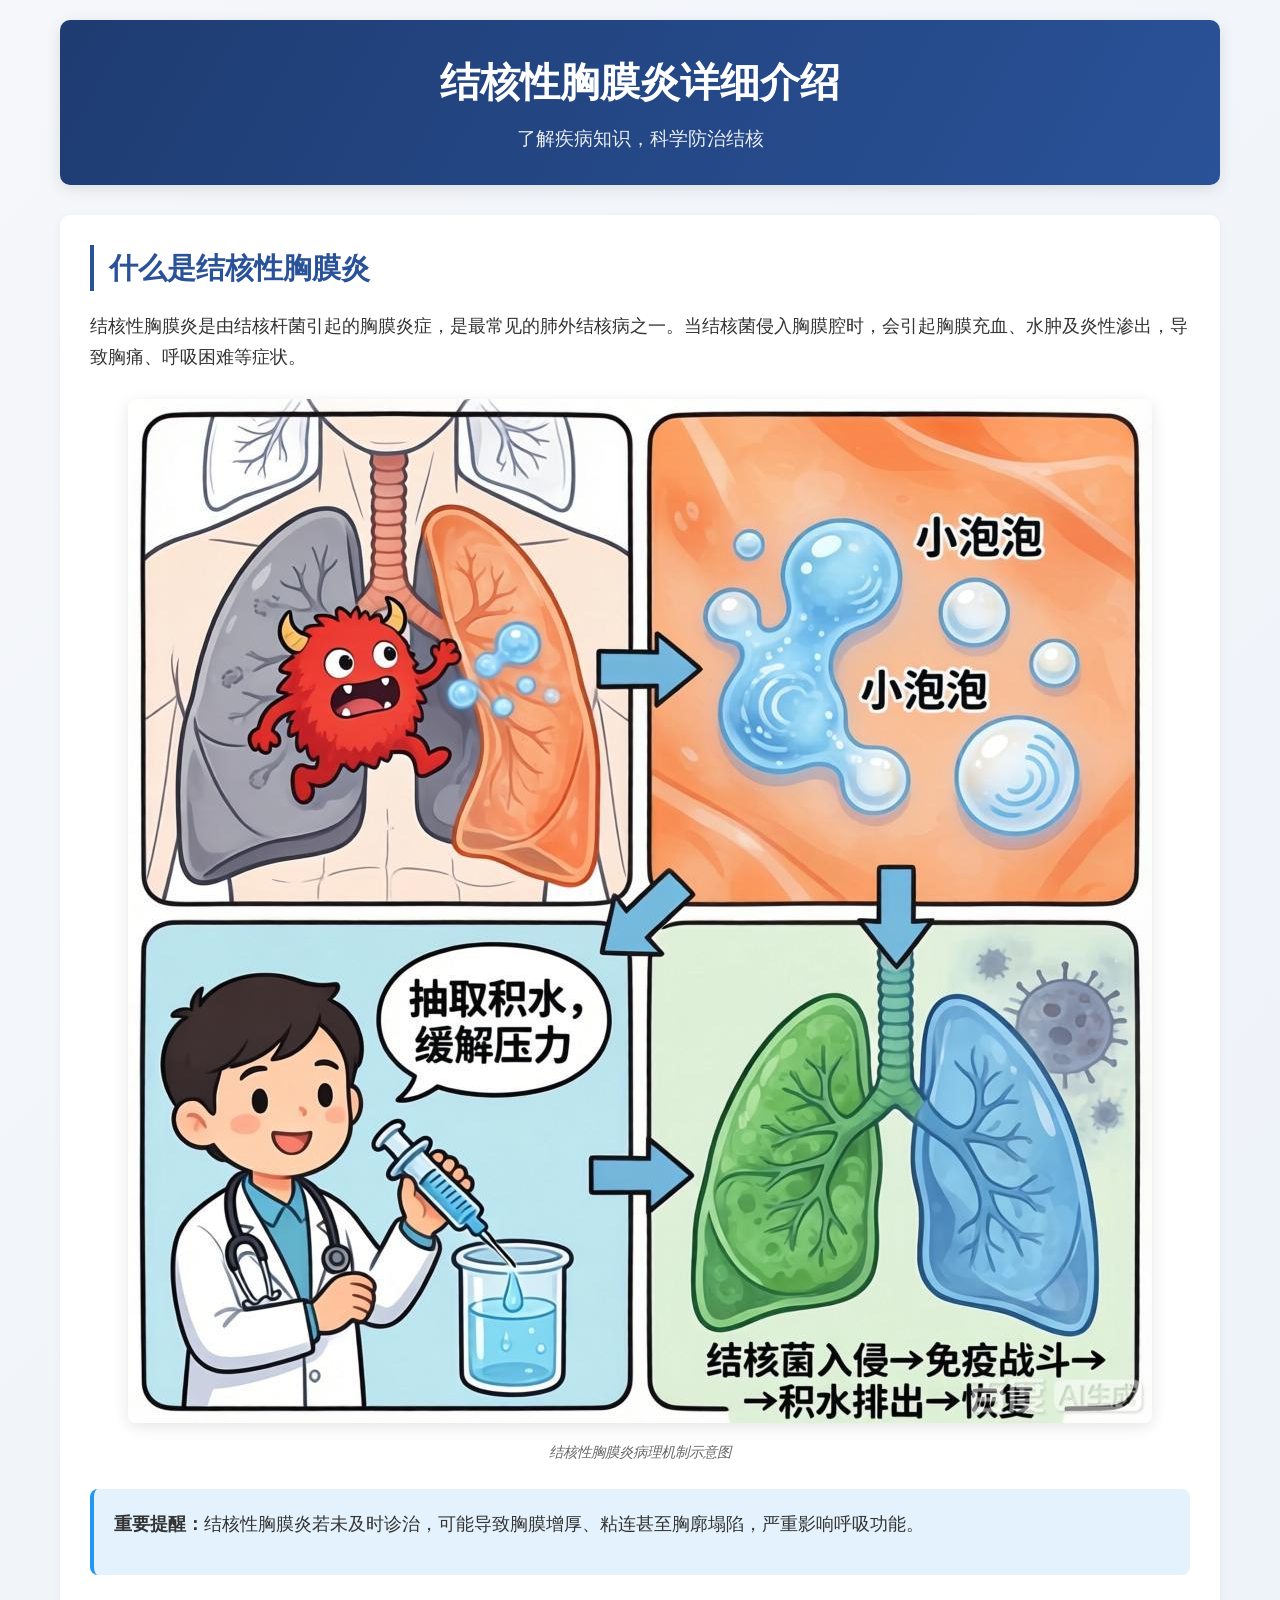
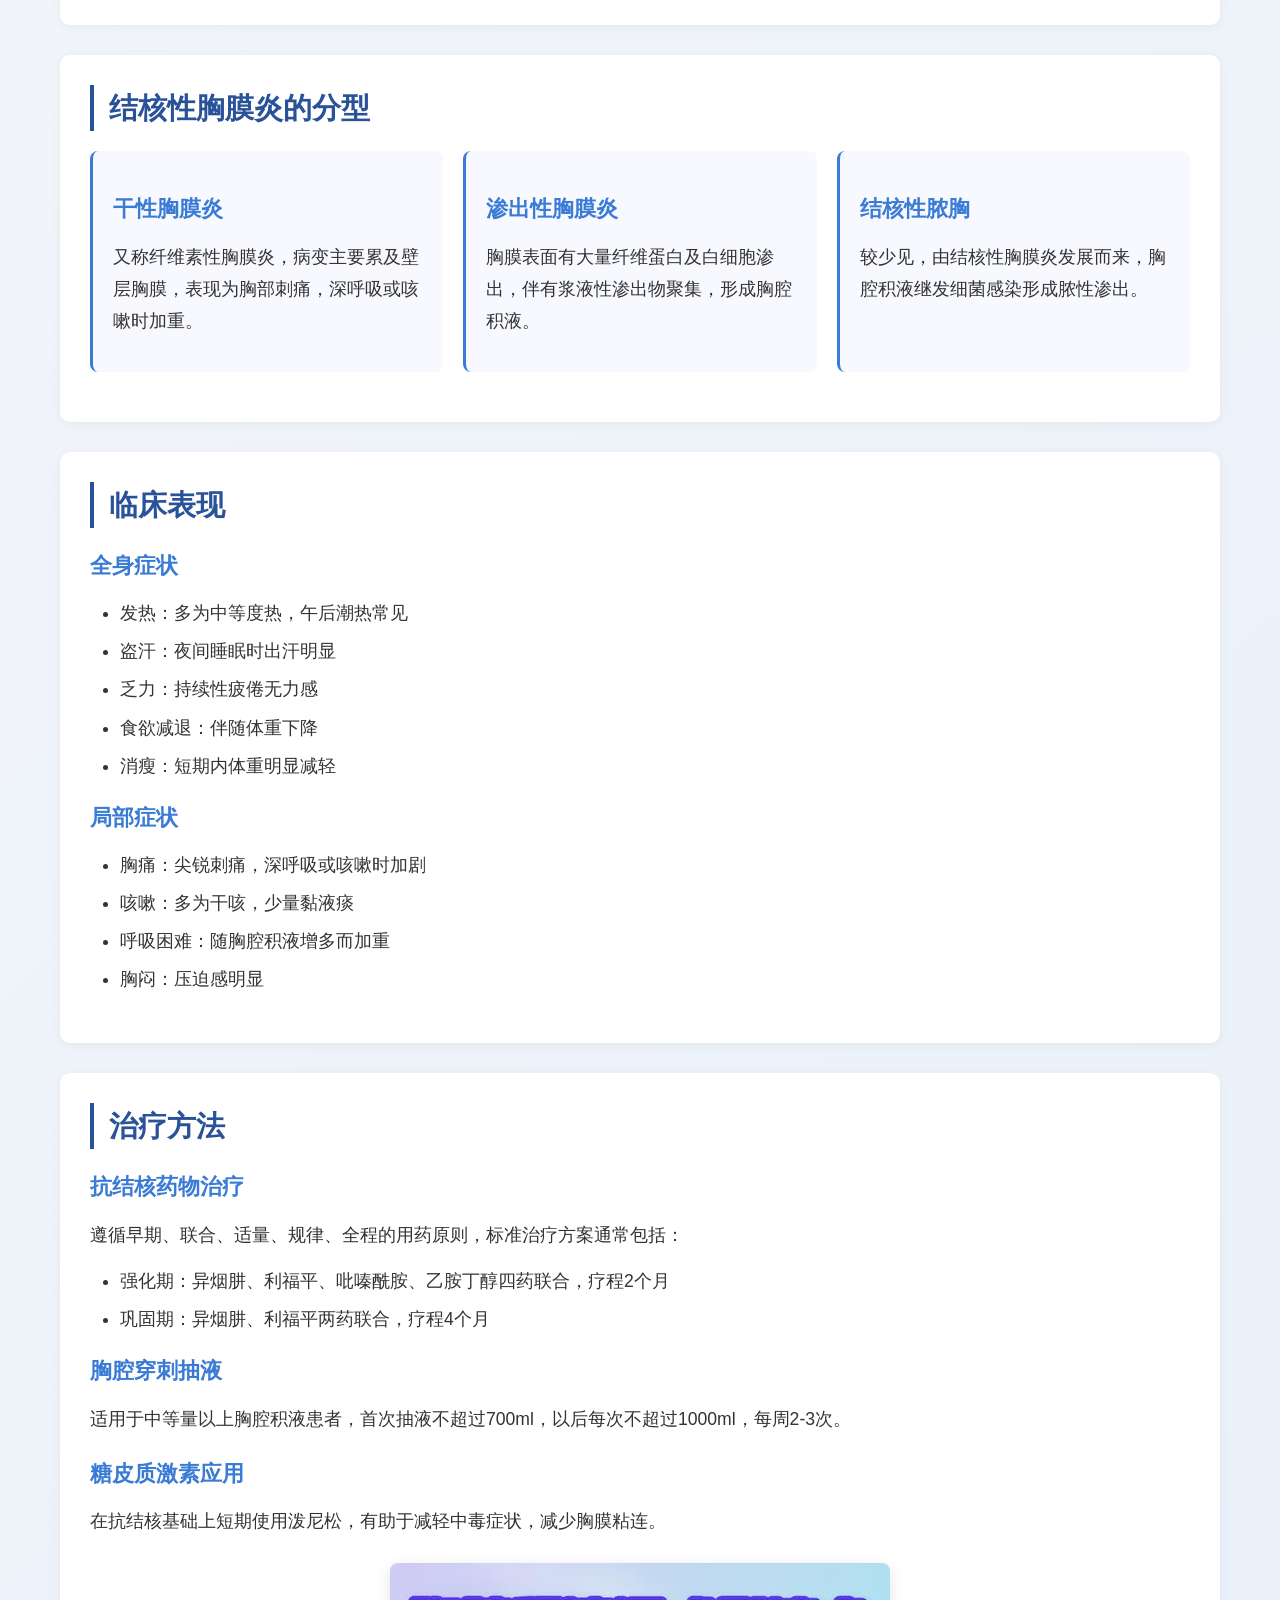
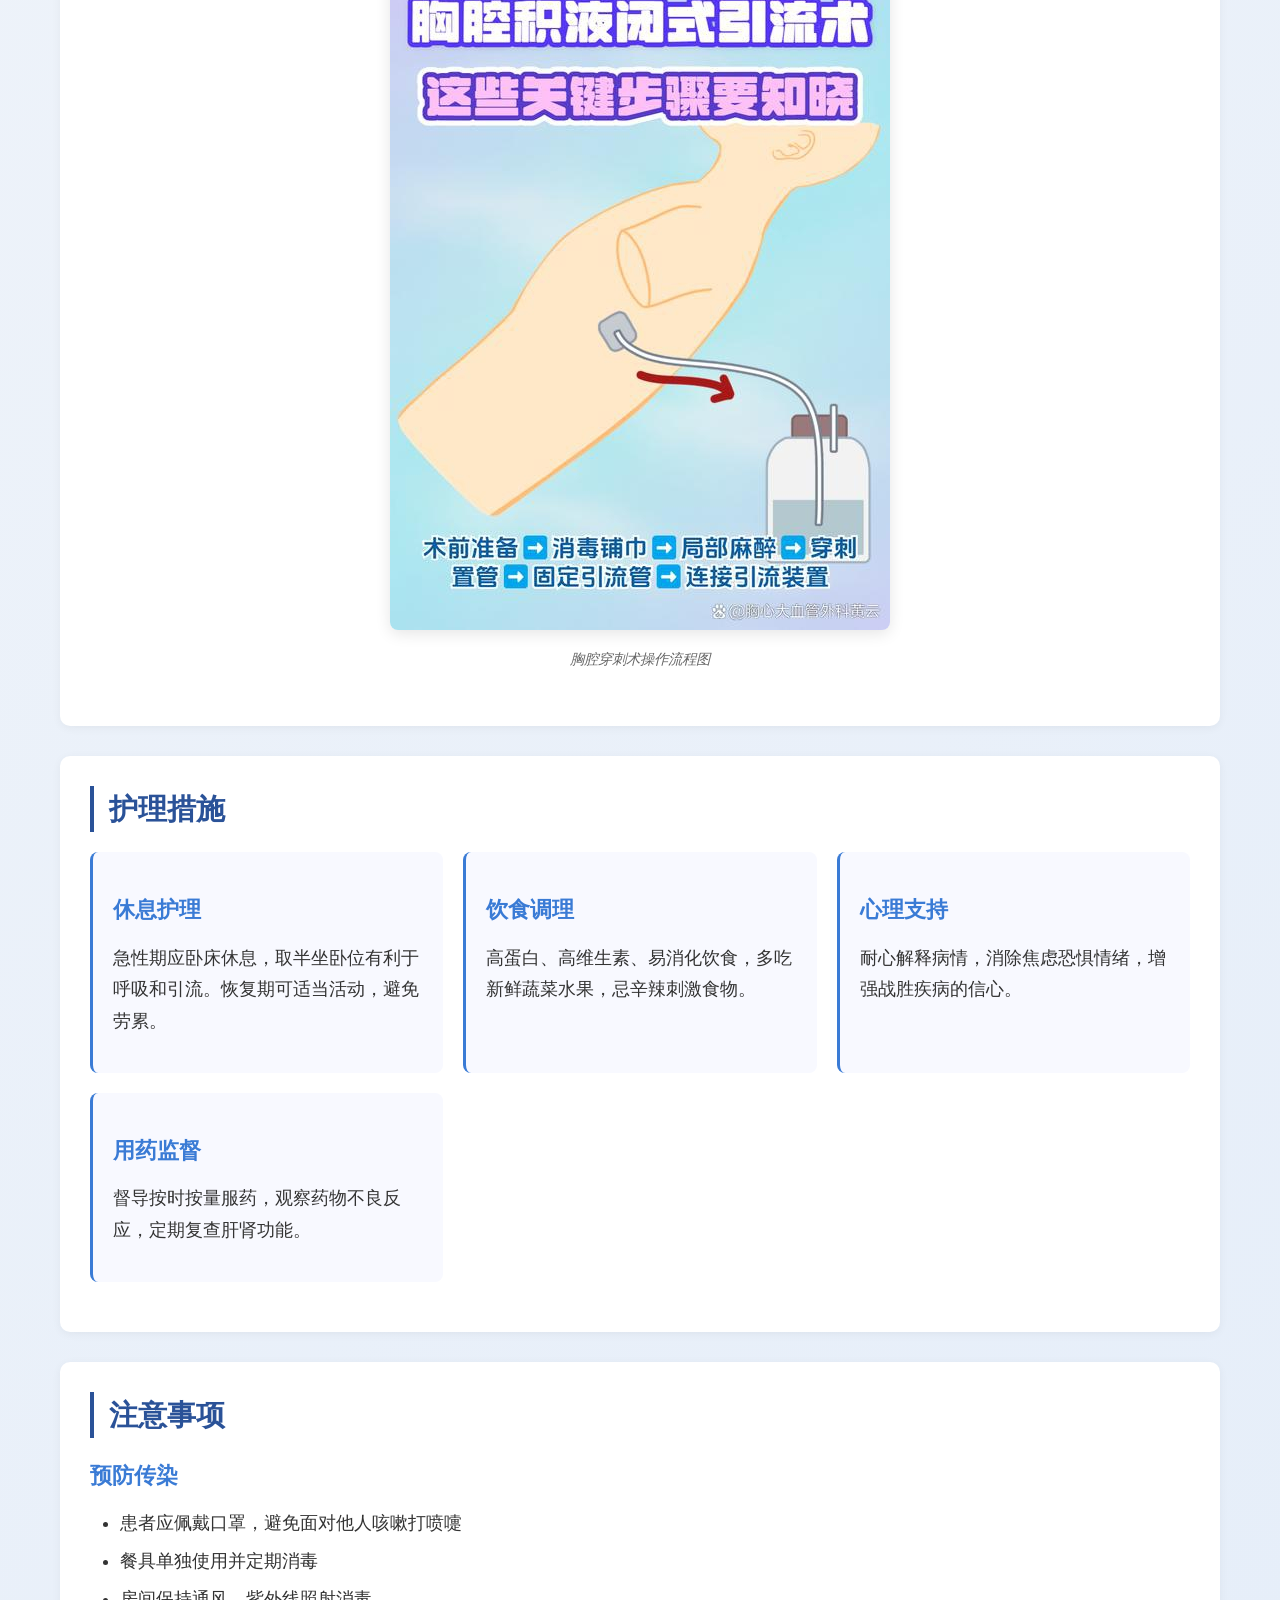
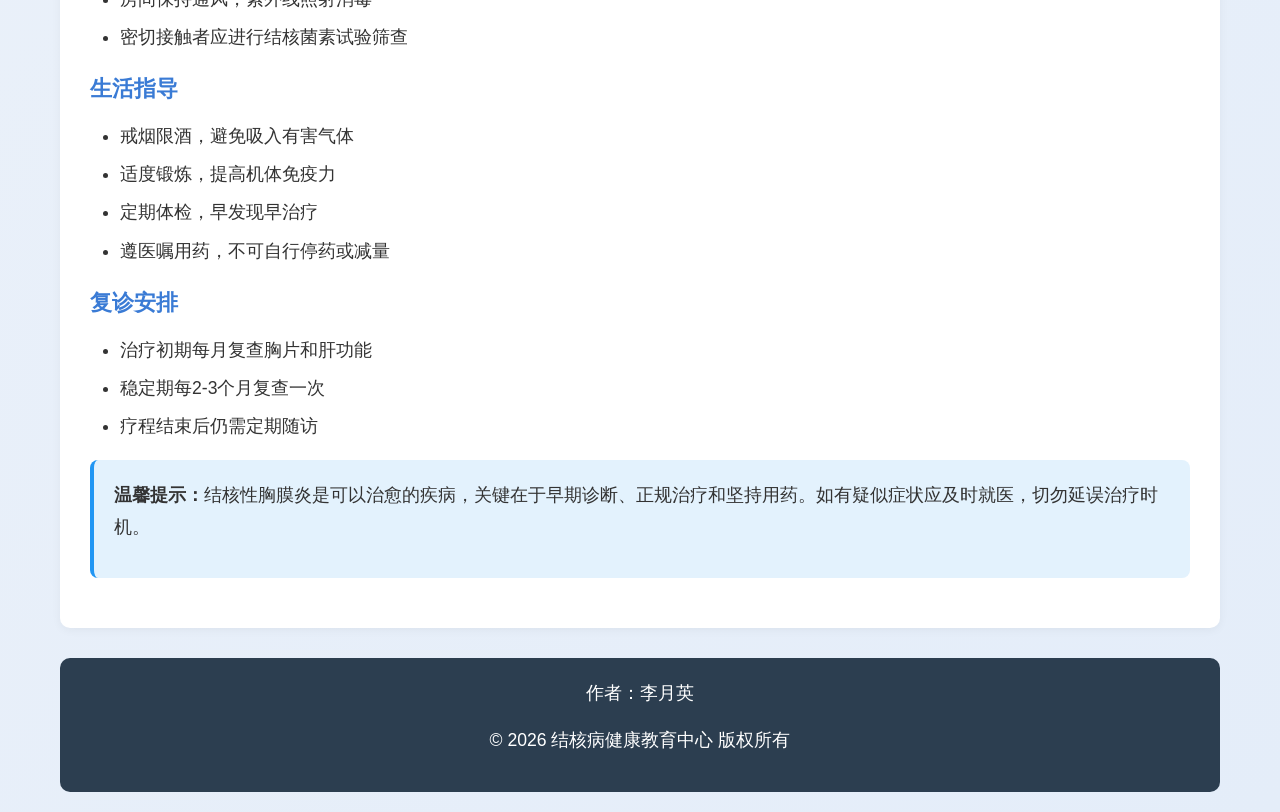
<file: jiehexingxiongmoyan.html>
<!DOCTYPE html>
<html lang="zh-CN">

<head>
  <meta charset="UTF-8">
  <meta name="viewport" content="width=device-width, initial-scale=1.0">
  <title>结核性胸膜炎详细介绍</title>
  <style>
    * {
      margin: 0;
      padding: 0;
      box-sizing: border-box;
    }

    body {
      font-family: 'Microsoft YaHei', Arial, sans-serif;
      line-height: 1.6;
      color: #333;
      background: linear-gradient(135deg, #f5f7fa 0%, #e4edf9 100%);
    }

    .container {
      max-width: 1200px;
      margin: 0 auto;
      padding: 20px;
    }

    header {
      text-align: center;
      padding: 30px 0;
      background: linear-gradient(120deg, #1e3c72 0%, #2a5298 100%);
      color: white;
      border-radius: 10px;
      margin-bottom: 30px;
      box-shadow: 0 4px 15px rgba(0, 0, 0, 0.1);
    }

    h1 {
      font-size: 2.5em;
      margin-bottom: 10px;
    }

    .subtitle {
      font-size: 1.2em;
      opacity: 0.9;
    }

    .section {
      background: white;
      margin-bottom: 30px;
      padding: 30px;
      border-radius: 10px;
      box-shadow: 0 2px 10px rgba(0, 0, 0, 0.05);
      transition: transform 0.3s ease, box-shadow 0.3s ease;
    }

    .section:hover {
      transform: translateY(-5px);
      box-shadow: 0 5px 20px rgba(0, 0, 0, 0.1);
    }

    h2 {
      color: #2a5298;
      border-left: 4px solid #2a5298;
      padding-left: 15px;
      margin-bottom: 20px;
      font-size: 1.8em;
    }

    h3 {
      color: #3a7bd5;
      margin: 20px 0 15px 0;
      font-size: 1.4em;
    }

    p {
      margin-bottom: 15px;
      font-size: 1.1em;
      line-height: 1.8;
    }

    ul,
    ol {
      margin-left: 30px;
      margin-bottom: 20px;
    }

    li {
      margin-bottom: 10px;
      font-size: 1.1em;
    }

    .image-container {
      text-align: center;
      margin: 25px 0;
    }

    .image-container img {
      max-width: 100%;
      height: auto;
      border-radius: 8px;
      box-shadow: 0 4px 15px rgba(0, 0, 0, 0.1);
    }

    .caption {
      font-style: italic;
      color: #666;
      margin-top: 10px;
      font-size: 0.9em;
    }

    .grid {
      display: grid;
      grid-template-columns: repeat(auto-fit, minmax(300px, 1fr));
      gap: 20px;
      margin: 20px 0;
    }

    .card {
      background: #f8f9ff;
      padding: 20px;
      border-radius: 8px;
      border-left: 3px solid #3a7bd5;
    }

    footer {
      text-align: center;
      padding: 20px;
      background: #2c3e50;
      color: white;
      border-radius: 10px;
      margin-top: 30px;
    }

    @media (max-width: 768px) {
      .container {
        padding: 10px;
      }

      h1 {
        font-size: 2em;
      }

      .section {
        padding: 20px;
      }
    }

    .highlight {
      background-color: #e3f2fd;
      padding: 20px;
      border-radius: 8px;
      border-left: 4px solid #2196f3;
      margin: 20px 0;
    }
  </style>
</head>

<body>
  <div class="container">
    <header>
      <h1>结核性胸膜炎详细介绍</h1>
      <div class="subtitle">了解疾病知识，科学防治结核</div>
    </header>

    <section class="section">
      <h2>什么是结核性胸膜炎</h2>
      <p>结核性胸膜炎是由结核杆菌引起的胸膜炎症，是最常见的肺外结核病之一。当结核菌侵入胸膜腔时，会引起胸膜充血、水肿及炎性渗出，导致胸痛、呼吸困难等症状。</p>

      <div class="image-container">
        <img src="img/结核性胸膜炎1.jpg" alt="结核性胸膜炎病理机制示意图">
        <div class="caption">结核性胸膜炎病理机制示意图</div>
      </div>

      <div class="highlight">
        <p><strong>重要提醒：</strong>结核性胸膜炎若未及时诊治，可能导致胸膜增厚、粘连甚至胸廓塌陷，严重影响呼吸功能。</p>
      </div>
    </section>

    <section class="section">
      <h2>结核性胸膜炎的分型</h2>
      <div class="grid">
        <div class="card">
          <h3>干性胸膜炎</h3>
          <p>又称纤维素性胸膜炎，病变主要累及壁层胸膜，表现为胸部刺痛，深呼吸或咳嗽时加重。</p>
        </div>

        <div class="card">
          <h3>渗出性胸膜炎</h3>
          <p>胸膜表面有大量纤维蛋白及白细胞渗出，伴有浆液性渗出物聚集，形成胸腔积液。</p>
        </div>

        <div class="card">
          <h3>结核性脓胸</h3>
          <p>较少见，由结核性胸膜炎发展而来，胸腔积液继发细菌感染形成脓性渗出。</p>
        </div>
      </div>


    </section>

    <section class="section">
      <h2>临床表现</h2>
      <h3>全身症状</h3>
      <ul>
        <li>发热：多为中等度热，午后潮热常见</li>
        <li>盗汗：夜间睡眠时出汗明显</li>
        <li>乏力：持续性疲倦无力感</li>
        <li>食欲减退：伴随体重下降</li>
        <li>消瘦：短期内体重明显减轻</li>
      </ul>

      <h3>局部症状</h3>
      <ul>
        <li>胸痛：尖锐刺痛，深呼吸或咳嗽时加剧</li>
        <li>咳嗽：多为干咳，少量黏液痰</li>
        <li>呼吸困难：随胸腔积液增多而加重</li>
        <li>胸闷：压迫感明显</li>
      </ul>


    </section>

    <section class="section">
      <h2>治疗方法</h2>
      <h3>抗结核药物治疗</h3>
      <p>遵循早期、联合、适量、规律、全程的用药原则，标准治疗方案通常包括：</p>
      <ul>
        <li>强化期：异烟肼、利福平、吡嗪酰胺、乙胺丁醇四药联合，疗程2个月</li>
        <li>巩固期：异烟肼、利福平两药联合，疗程4个月</li>
      </ul>

      <h3>胸腔穿刺抽液</h3>
      <p>适用于中等量以上胸腔积液患者，首次抽液不超过700ml，以后每次不超过1000ml，每周2-3次。</p>

      <h3>糖皮质激素应用</h3>
      <p>在抗结核基础上短期使用泼尼松，有助于减轻中毒症状，减少胸膜粘连。</p>

      <div class="image-container">
        <img src="img/结核性胸膜炎-2.jpg" alt="胸腔穿刺术操作示意图">
        <div class="caption">胸腔穿刺术操作流程图</div>
      </div>
    </section>

    <section class="section">
      <h2>护理措施</h2>
      <div class="grid">
        <div class="card">
          <h3>休息护理</h3>
          <p>急性期应卧床休息，取半坐卧位有利于呼吸和引流。恢复期可适当活动，避免劳累。</p>
        </div>

        <div class="card">
          <h3>饮食调理</h3>
          <p>高蛋白、高维生素、易消化饮食，多吃新鲜蔬菜水果，忌辛辣刺激食物。</p>
        </div>

        <div class="card">
          <h3>心理支持</h3>
          <p>耐心解释病情，消除焦虑恐惧情绪，增强战胜疾病的信心。</p>
        </div>

        <div class="card">
          <h3>用药监督</h3>
          <p>督导按时按量服药，观察药物不良反应，定期复查肝肾功能。</p>
        </div>
      </div>
    </section>

    <section class="section">
      <h2>注意事项</h2>
      <h3>预防传染</h3>
      <ul>
        <li>患者应佩戴口罩，避免面对他人咳嗽打喷嚏</li>
        <li>餐具单独使用并定期消毒</li>
        <li>房间保持通风，紫外线照射消毒</li>
        <li>密切接触者应进行结核菌素试验筛查</li>
      </ul>

      <h3>生活指导</h3>
      <ul>
        <li>戒烟限酒，避免吸入有害气体</li>
        <li>适度锻炼，提高机体免疫力</li>
        <li>定期体检，早发现早治疗</li>
        <li>遵医嘱用药，不可自行停药或减量</li>
      </ul>

      <h3>复诊安排</h3>
      <ul>
        <li>治疗初期每月复查胸片和肝功能</li>
        <li>稳定期每2-3个月复查一次</li>
        <li>疗程结束后仍需定期随访</li>
      </ul>

      <div class="highlight">
        <p><strong>温馨提示：</strong>结核性胸膜炎是可以治愈的疾病，关键在于早期诊断、正规治疗和坚持用药。如有疑似症状应及时就医，切勿延误治疗时机。</p>
      </div>
    </section>

    <footer>
      <p>作者：李月英</p>
      <p>© 2026 结核病健康教育中心 版权所有</p>
    </footer>
  </div>
</body>

</html>
</file>
